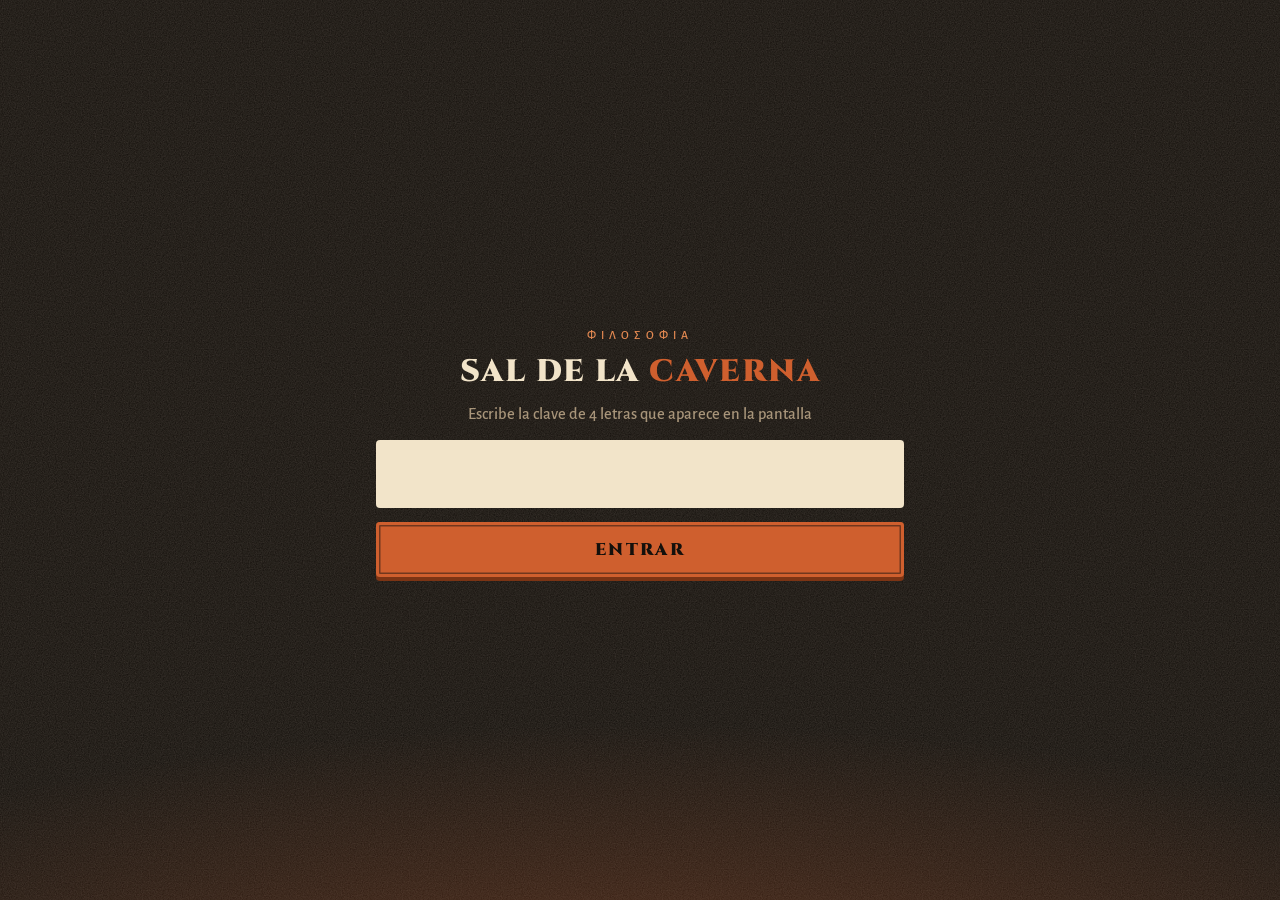
<file: index.html>
<!DOCTYPE html>
<html lang="es">
<head>
<meta charset="utf-8">
<meta name="viewport" content="width=device-width, initial-scale=1, maximum-scale=1, user-scalable=no, viewport-fit=cover">
<meta name="robots" content="noindex">
<meta name="theme-color" content="#14100c">
<title>Sal de la caverna</title>
<link rel="stylesheet" href="css/fonts.css?v=5">
<link rel="stylesheet" href="css/theme.css?v=5">
<style>
html,body{height:100%}
body{background:var(--glaze);color:var(--slip);font-family:var(--f-body);font-weight:500;display:flex;flex-direction:column;min-height:100vh;min-height:100dvh;user-select:none;-webkit-user-select:none;overscroll-behavior:none;
  background-image:radial-gradient(ellipse 110% 45% at 50% 112%,rgba(207,95,46,.3),transparent 70%),var(--grain)}
#hd{display:none;align-items:center;gap:12px;padding:10px 16px;background:var(--glaze2);flex:none}
#hd.on{display:flex}
#hd .coin{font-size:20px}
#hd .w{flex:1;min-width:0}
#hd .n{font-weight:800;font-size:17px;white-space:nowrap;overflow:hidden;text-overflow:ellipsis;line-height:1.15}
#hd .t{font-size:12.500px;color:var(--dim)}
#hd .p{font-family:var(--f-title);font-weight:900;font-size:19px;color:var(--gold);font-variant-numeric:tabular-nums;text-align:right;line-height:1.05}
#hd .p small{display:block;font-family:var(--f-body);font-weight:600;font-size:10.5px;color:var(--dim);letter-spacing:.02em}
.res small .tl{display:block;margin-top:10px;padding-top:8px;border-top:1px solid var(--line);color:var(--gold)}
#gk{display:none;height:12px;background:var(--greca) repeat-x center;background-size:auto 100%;flex:none;opacity:.9}
#hd.on + #gk{display:block}
#tb{height:5px;background:var(--glaze3);flex:none;visibility:hidden}
#tb i{display:block;height:100%;background:linear-gradient(90deg,var(--clay),var(--gold));transform-origin:left;width:100%}
#m{flex:1;display:flex;flex-direction:column;padding:16px;gap:12px;max-width:560px;width:100%;margin:0 auto;min-height:0;overflow-y:auto}
.c{flex:1;display:flex;flex-direction:column;align-items:center;justify-content:center;text-align:center;gap:14px}
h1{font-family:var(--f-title);font-size:31px;font-weight:900;line-height:1.08;letter-spacing:.05em;text-transform:uppercase;color:var(--slip)}
h1 em{font-style:normal;color:var(--clay)}
h2{font-size:23px;line-height:1.2;font-weight:800}
p{color:var(--dim);font-size:16.500px;line-height:1.4}
.kick{font-family:var(--f-title);font-weight:700;font-size:12px;letter-spacing:.42em;text-transform:uppercase;color:var(--clay2);padding-left:.42em}
.gr{font-size:12px}
.seal{font-size:54px;line-height:1;display:flex}
.xl{font-size:64px;line-height:1;color:var(--clay);display:flex}
input{font:inherit;font-size:22px;padding:14px;border-radius:4px;border:0;width:100%;text-align:center;background:var(--slip);color:var(--glaze);font-weight:800;user-select:text;-webkit-user-select:text}
input.code{font-family:var(--f-title);text-transform:uppercase;letter-spacing:.4em;font-weight:900;font-size:30px;padding-left:.4em}
.go{background:var(--clay);color:var(--glaze);font-family:var(--f-title);font-weight:900;font-size:17px;letter-spacing:.14em;text-transform:uppercase;padding:16px;border-radius:4px;width:100%;box-shadow:0 4px 0 #7c3414,inset 0 0 0 3px var(--clay),inset 0 0 0 4.500px rgba(20,16,12,.5)}
.go:active,.o:active,.nm:active{transform:translateY(3px);filter:brightness(1.12)}
.lnk{color:var(--dim);font-size:14px;text-decoration:underline;padding:8px}
.names{display:grid;grid-template-columns:1fr 1fr;gap:8px;width:100%}
.nm{border:1.500px solid var(--line);background:rgba(30,23,17,.8);border-radius:4px;padding:14px 8px;font-size:18px;font-weight:800;color:var(--slip)}
.q{font-size:18.500px;font-weight:800;line-height:1.28;padding:4px 2px 4px 14px;border-left:3px solid var(--clay)}
.q.qt{font-size:21px;font-weight:500}
.q small{display:block;color:var(--dim);font-weight:500;font-family:var(--f-body);font-style:normal;font-size:15px;margin-top:4px}
.os{flex:1;display:grid;gap:10px;grid-template-columns:1fr;align-content:stretch;min-height:0}
.os.two{grid-template-columns:1fr 1fr}
.o{background:var(--slip);color:var(--glaze);border-radius:4px;padding:12px 14px;font-size:17.500px;font-weight:800;line-height:1.18;display:flex;align-items:center;gap:12px;text-align:left;min-height:64px;box-shadow:0 4px 0 #9c8a68,inset 0 0 0 3px var(--slip),inset 0 0 0 4px rgba(20,16,12,.25)}
.o .lt{width:38px;height:38px;border-radius:50%;background:var(--clay);color:var(--slip);display:flex;align-items:center;justify-content:center;font-size:21px;flex:none;box-shadow:inset 0 0 0 2px var(--clay),inset 0 0 0 3px rgba(20,16,12,.55)}
.o.cen{justify-content:center;font-size:22px;text-align:center}
.o.col{background:var(--oc);color:#fff;box-shadow:0 4px 0 rgba(0,0,0,.4)}
.os.two .o{flex-direction:column;justify-content:center;text-align:center;font-family:var(--f-title);font-weight:900;font-size:19px;letter-spacing:.1em}
.os.two .o .ic{font-size:52px}
.os.two .o.fa{background:var(--clay);box-shadow:0 4px 0 #7c3414,inset 0 0 0 4px var(--clay),inset 0 0 0 6px rgba(20,16,12,.6)}
.os.two .o.fb{background:var(--glaze);color:var(--clay2);box-shadow:inset 0 0 0 2px var(--clay),inset 0 0 0 7px var(--glaze),inset 0 0 0 8.500px var(--clay)}
.res{padding:22px 16px;width:100%;font-weight:800;border:1.500px solid var(--line);background:rgba(30,23,17,.85)}
.res.ok{border-color:var(--gold);background:rgba(227,178,74,.14)}
.res.ko{border-color:var(--bad);background:rgba(216,64,44,.14)}
.res .b{font-family:var(--f-title);font-size:36px;line-height:1.1;font-weight:900;display:flex;align-items:center;justify-content:center;gap:10px}
.res.ok .b{color:var(--gold)}.res.ko .b{color:var(--bad)}
.res small{display:block;font-weight:500;color:var(--slip);opacity:.9;font-size:15.500px;margin-top:10px;line-height:1.35}
.res .lbl{font-family:var(--f-title);font-size:11px;letter-spacing:.3em;text-transform:uppercase;color:var(--dim);font-weight:700}
.res .v{font-size:19px;margin-top:6px}
.clue{border-left:3px solid var(--clay);background:rgba(30,23,17,.8);padding:8px 12px;font-family:var(--f-quote);font-style:italic;font-size:16.500px;line-height:1.28;text-align:left;width:100%;display:flex;gap:10px}
.clue b{font-family:var(--f-title);font-style:normal;color:var(--clay2);flex:none;width:22px}
.grid{display:grid;grid-template-columns:1fr 1fr 1fr;gap:7px;width:100%}
.grid .nm{font-size:14.500px;padding:12px 2px}
.nm.sel{background:var(--gold);color:var(--glaze);border-color:var(--gold)}
.sc{width:100%;display:flex;flex-direction:column;gap:6px}
.sc div{display:flex;align-items:center;gap:12px;border:1.500px solid var(--line);background:rgba(30,23,17,.8);padding:9px 14px;font-weight:800;font-size:17px}
.sc div.me{border-color:var(--gold)}
.sc div i{font-family:var(--f-title);font-style:normal;color:var(--dim);width:26px;text-align:left}
.sc div b{font-family:var(--f-title);font-variant-numeric:tabular-nums}
.sc span:not(.coin){flex:1;text-align:left}
.sc .coin{flex:none}
.sc .coin{font-size:14px}
.tb{width:100%;text-align:left;font-size:15.500px;font-weight:800}
.tb span{float:right;font-family:var(--f-title)}
.tb .bg{height:9px;background:var(--glaze3);overflow:hidden;margin-top:5px}
.tb .bg i{display:block;height:100%;background:var(--ok)}
.tb .bg i.mid{background:var(--gold)}.tb .bg i.low{background:var(--bad)}
.tip{border-left:3px solid var(--gold);background:rgba(30,23,17,.8);padding:12px 14px;font-size:15.500px;line-height:1.4;text-align:left;width:100%}
.orc{border:2px solid var(--gold);color:var(--gold);padding:20px;font-size:20px;font-weight:800;width:100%;animation:pu .6s infinite alternate;display:flex;flex-direction:column;align-items:center;gap:10px}
.orc .ic{font-size:44px}
@keyframes pu{to{transform:scale(1.04)}}
#net{position:fixed;left:0;right:0;bottom:0;background:var(--bad);color:#fff;text-align:center;font-size:13px;padding:5px;display:none;font-weight:800}
</style>
</head>
<body>
<div id="hd"><span id="he"></span><div class="w"><div class="n" id="hn"></div><div class="t" id="ht"></div></div><div class="p" id="hp"></div></div>
<div id="gk"></div>
<div id="tb"><i></i></div>
<div id="m"></div>
<div id="net">Reconectando…</div>
<script src="vendor/supabase.js"></script>
<script src="js/art.js?v=5"></script>
<script src="js/net.js?v=5"></script>
<script src="js/play.js?v=9"></script>
</body>
</html>
</file>
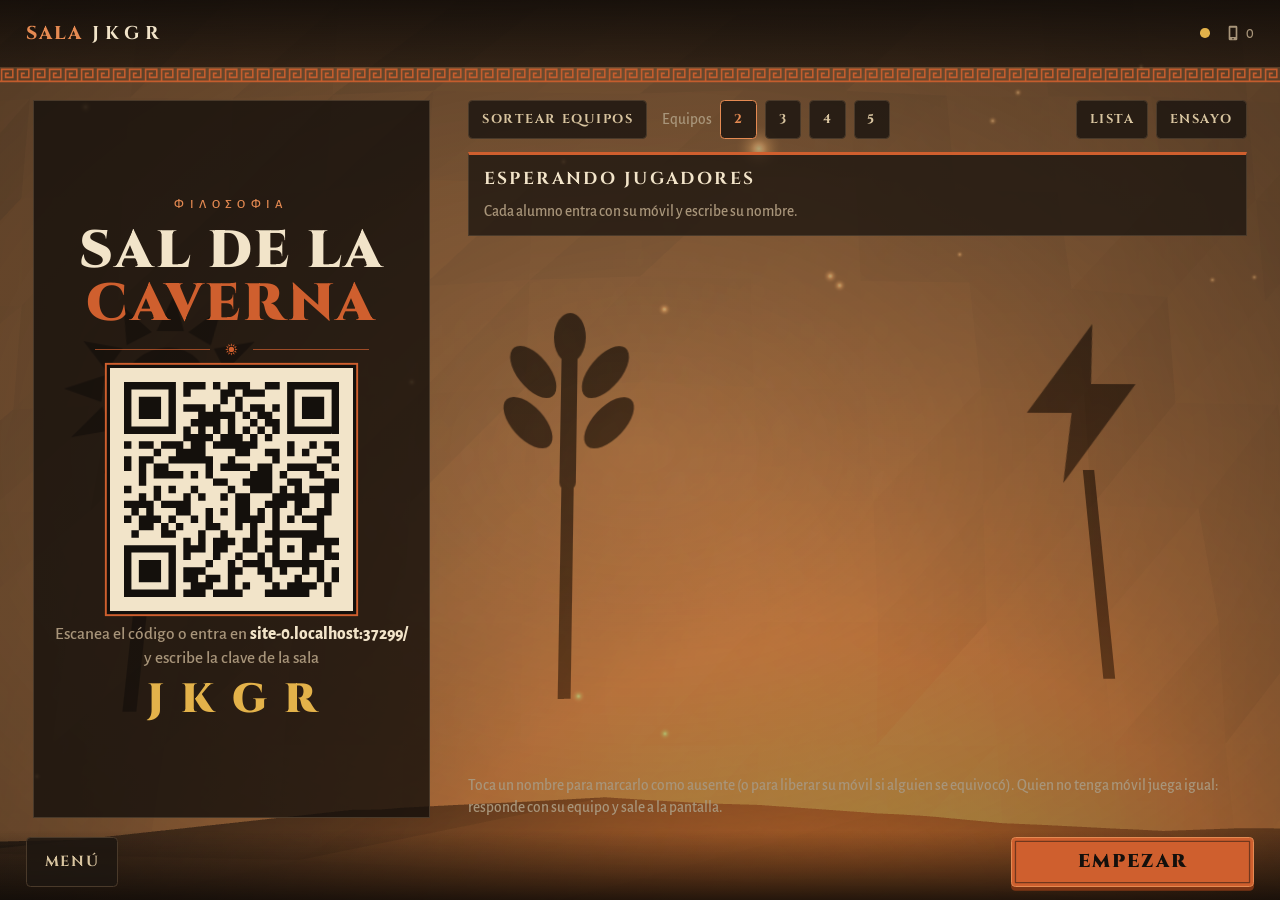
<file: host.html>
<!DOCTYPE html>
<html lang="es">
<head>
<meta charset="utf-8">
<meta name="viewport" content="width=device-width, initial-scale=1, maximum-scale=1, user-scalable=no">
<meta name="robots" content="noindex">
<title>Sal de la caverna · Pantalla</title>
<link rel="stylesheet" href="css/fonts.css?v=5">
<link rel="stylesheet" href="css/theme.css?v=6">
<style>
html{font-size:1.78vh;font-size:min(1vw,1.78vh);height:100%;--lum:0}
body{height:100%;overflow:hidden;background:var(--glaze);color:var(--slip);font-family:var(--f-body);font-weight:500;user-select:none;-webkit-user-select:none}
body::before{content:"";position:fixed;top:0;left:0;right:0;bottom:0;pointer-events:none;
  background:radial-gradient(ellipse 60% 45% at 50% -12%,rgba(227,178,74,calc(.05 + var(--lum)*.3)),transparent 70%),radial-gradient(ellipse 80% 55% at 50% 118%,rgba(207,95,46,.28),transparent 70%),var(--grain)}
#gl{position:fixed;top:0;left:0;width:100%;height:100%;z-index:0;display:block}
#scrim{position:fixed;top:0;left:0;right:0;bottom:0;z-index:0;pointer-events:none;background:radial-gradient(ellipse 90% 85% at 50% 50%,rgba(14,10,7,var(--scrim,0)),rgba(14,10,7,calc(var(--scrim,0)*.6 + .4)));display:none}
body.g3d #scrim{display:block}
body.g3d::before{display:none}
body.g3d #top{background:linear-gradient(180deg,rgba(14,10,7,.88),rgba(14,10,7,.6))}
body.g3d #bar{background:linear-gradient(0deg,rgba(14,10,7,.85),rgba(14,10,7,0))}
body.g3d .lobby .l{background:rgba(20,16,12,.8);border:.1rem solid var(--line);padding:1rem 0}
body.g3d .center{text-shadow:0 .15rem 1.2rem rgba(0,0,0,.9)}
body.g3d .intro li{background:rgba(20,16,12,.7)}
#fx{position:fixed;top:0;left:0;width:100%;height:100%;pointer-events:none;z-index:0}
.board.b3{position:relative}
.board.b3 .bhead{text-shadow:0 .1rem .8rem #000;background:linear-gradient(90deg,rgba(14,10,7,.8),rgba(14,10,7,.35));padding:.3rem 1rem}
#pad3d{flex:1;touch-action:none;cursor:grab;min-height:0}
#bsum{position:absolute;left:0;right:0;bottom:0;text-align:center;pointer-events:none}
#bsum:not(:empty){background:rgba(14,10,7,.86);padding:1.1rem 1rem 1.3rem;border-top:.12rem solid var(--clay);animation:slide .5s}
.orc.o3d{background:radial-gradient(ellipse 70% 70% at 50% 58%,rgba(8,6,4,0) 25%,rgba(8,6,4,.82));justify-content:flex-start;padding-top:8.5rem;gap:.8rem}
.orc.o3d .seal{display:none}
body.orc3 #stage,body.orc3 #scrim,body.orc3 #chips{visibility:hidden}
.orc.o3d .n{text-shadow:0 0 2.5rem #000,0 .2rem .8rem #000;min-height:9rem}
.orc.o3d .kick,.orc.o3d .w,.orc.o3d .gr{text-shadow:0 .1rem .8rem #000,0 0 1.5rem #000}
.orc.o3d .gr{position:absolute;bottom:3rem;left:0;right:0}
.who6.w3{position:relative}
.who6.w3 .clues{margin-left:28rem}
.who6.w3 .av{position:absolute;left:0;bottom:0;width:23rem;justify-content:flex-end;padding-bottom:.5rem;text-shadow:0 .1rem .8rem #000,0 0 1.6rem #000}
.who6.w3:not(.rvl) .clues{padding-bottom:8.5rem}
.who6.w3.rvl .av{bottom:auto;top:0;width:27rem;justify-content:flex-start}
.who6.w3:not(.rvl) .av{left:28rem;right:0;width:auto;flex-direction:row;justify-content:flex-start;align-items:center;gap:3rem;text-align:left;background:rgba(14,10,7,.6);padding:.6rem 1.5rem}
.who6.w3:not(.rvl) .av .pts small{max-width:16rem}
.nm6{font-family:var(--f-title);font-weight:900;font-size:2.8rem;color:var(--gold);line-height:1.05;animation:drop .6s cubic-bezier(.2,1.4,.4,1)}
#flash{position:fixed;top:0;left:0;right:0;bottom:0;background:#fff8e6;z-index:60;pointer-events:none;opacity:0}
#flash.go{animation:flash 2.2s ease-out}
@keyframes flash{0%{opacity:0}18%{opacity:1}45%{opacity:1}100%{opacity:0}}
#stage>*{animation:enter .45s ease-out}
@keyframes enter{from{opacity:0;transform:translateY(1rem)}}
#stage>.lab3d{position:fixed;transform:translate(-50%,0);text-align:center;white-space:nowrap;text-shadow:0 .1rem .6rem #000,0 0 1.4rem #000;pointer-events:none;animation:none}
.lab3d b{display:block;font-family:var(--f-title);font-weight:900;font-size:1.9rem;color:var(--slip);line-height:1.1}
.lab3d u{display:block;text-decoration:none;font-family:var(--f-title);font-weight:800;font-size:1.15rem;letter-spacing:.18em;text-transform:uppercase;color:var(--tc)}
.lab3d small{display:block;font-size:.95rem;color:var(--slip2);opacity:.9;white-space:normal;max-width:11.5rem;margin:0 auto;line-height:1.2}
.lab3d i{font-family:var(--f-title);font-style:normal;font-weight:900;font-size:1.5rem;color:var(--gold);display:block}
.topt{text-align:center;display:flex;flex-direction:column;gap:.6rem;align-items:center;text-shadow:0 .15rem 1.2rem rgba(0,0,0,.85)}
.bye3{border-top:.14rem solid var(--gold);background:rgba(14,10,7,.88);padding:.7rem 3rem .9rem;gap:.25rem;text-align:center}
.bye3 blockquote{font-size:2.5rem;margin:0}
.bye3 .kick{font-size:1rem}
.bye3 .sub{font-size:1.35rem;color:var(--slip2)}
.bye3 .sub b{color:var(--gold)}

.topt.win{align-self:center;background:rgba(14,10,7,.86);border-bottom:.14rem solid var(--gold);padding:.35rem 2.6rem .55rem;gap:0;text-shadow:none;margin-top:-1.4rem}
.topt.win .kick{font-size:.95rem}
.topt.win h1{color:var(--slip);margin:0;font-size:3.3rem}
.fwrow{display:flex;gap:2.2rem;font-family:var(--f-title);font-weight:900;font-size:1.7rem;color:var(--slip);align-items:center}
.fwrow span{display:flex;gap:.5rem;align-items:center}
.bott{margin-top:auto;display:flex;flex-direction:column;gap:.5rem;align-items:center;background:rgba(14,10,7,.78);padding:.8rem 2.4rem;align-self:center}
#app{position:relative;z-index:1;height:100%;display:flex;flex-direction:column}
#top{height:5.2rem;display:flex;align-items:center;gap:1.4rem;padding:0 2rem;flex:none}
#rl{font-family:var(--f-title);font-weight:800;font-size:1.45rem;letter-spacing:.12em;text-transform:uppercase;color:var(--clay2);white-space:nowrap;display:flex;align-items:center;gap:.7rem}
#rl small{color:var(--dim);font-family:var(--f-body);font-weight:500;font-size:1.3rem;letter-spacing:.02em;text-transform:none}
#rl b{color:var(--slip);letter-spacing:.3em}
#chips{display:flex;gap:1.6rem;flex:1;justify-content:center}
.chip{display:flex;align-items:center;gap:.7rem;font-family:var(--f-title);font-weight:800;font-size:1.7rem;font-variant-numeric:tabular-nums;transition:transform .35s;color:var(--slip)}
.chip .coin{font-size:1.5rem}
.chip.bump{transform:translateY(-.25rem) scale(1.1);color:var(--gold)}
#meta{font-size:1.25rem;color:var(--dim);display:flex;gap:1.2rem;align-items:center;white-space:nowrap;font-variant-numeric:tabular-nums}
#meta span{display:inline-flex;align-items:center;gap:.4rem}
.dot{width:.75rem;height:.75rem;border-radius:50%;background:var(--bad);display:inline-block}
.dot.on{background:var(--ok)}.dot.wait{background:var(--gold)}
#stage{flex:1;position:relative;padding:1.4rem 2.6rem 1rem;display:flex;flex-direction:column;min-height:0}
#bar{height:5.4rem;flex:none;display:flex;align-items:center;gap:.9rem;padding:0 2rem .6rem}
.b{border:.12rem solid var(--line);background:rgba(30,23,17,.85);border-radius:.35rem;padding:0 1.4rem;height:3.9rem;font-family:var(--f-title);font-weight:700;font-size:1.15rem;letter-spacing:.12em;text-transform:uppercase;display:inline-flex;align-items:center;gap:.6rem;justify-content:center;color:var(--slip2)}
.b:active{transform:translateY(.12rem);filter:brightness(1.25)}
.b.go{background:var(--clay);border-color:var(--clay2);color:var(--glaze);font-weight:900;font-size:1.45rem;padding:0 2.4rem;min-width:19rem;box-shadow:0 .3rem 0 #7c3414,inset 0 0 0 .22rem var(--clay),inset 0 0 0 .32rem rgba(20,16,12,.5)}
.b.sm{height:3rem;font-size:1rem;padding:0 1rem}
.b.sel{border-color:var(--clay2);color:var(--clay2)}
.sp{flex:1}
h1{font-family:var(--f-title);font-weight:900;font-size:5.6rem;line-height:1.02;letter-spacing:.05em;text-transform:uppercase;color:var(--slip)}
h1 em{font-style:normal;color:var(--clay)}
.center{flex:1;display:flex;flex-direction:column;align-items:center;justify-content:center;text-align:center;gap:1.4rem;min-height:0}
.rule{display:flex;align-items:center;gap:1.2rem;color:var(--clay);width:100%;justify-content:center}
.rule::before,.rule::after{content:"";height:.1rem;background:var(--clay);width:9rem;opacity:.7}
.kick{font-family:var(--f-title);font-weight:700;font-size:1.5rem;letter-spacing:.5em;text-transform:uppercase;color:var(--clay2);padding-left:.5em}
.sub{font-size:2rem;color:var(--dim)}

/* temporizador */
#tbar{position:absolute;left:2.6rem;right:2.6rem;top:.2rem;height:.45rem;background:var(--glaze3);overflow:hidden}
#tbar i{display:block;height:100%;width:100%;background:linear-gradient(90deg,var(--clay),var(--gold));transform-origin:left}
#tbar.hot i{background:var(--bad)}
.tnum{font-family:var(--f-title);font-weight:900;font-size:5.2rem;font-variant-numeric:tabular-nums;line-height:1;color:var(--slip)}
.tnum.hot{color:var(--bad);animation:pulse .5s infinite alternate}
@keyframes pulse{to{transform:scale(1.12)}}
.count{font-size:1.45rem;color:var(--dim);line-height:1.3}.count b{color:var(--slip);font-family:var(--f-title);font-size:2.2rem}

/* lobby */
.lobby{flex:1;display:flex;gap:3rem;min-height:0}
.lobby .l{width:31rem;display:flex;flex-direction:column;align-items:center;justify-content:center;gap:.9rem;text-align:center;flex:none}
.lobby h1{font-size:4.1rem}
.qr{background:var(--slip);padding:1.1rem;width:19rem;height:19rem;box-shadow:0 0 0 .25rem var(--glaze),0 0 0 .4rem var(--clay)}
.qr svg{width:100%;height:100%;display:block}
.url{font-size:1.35rem;color:var(--dim);line-height:1.35}.url b{color:var(--slip)}
.code{font-family:var(--f-title);font-size:3.2rem;font-weight:900;letter-spacing:.45em;color:var(--gold);padding-left:.45em;line-height:1}
.lobby .r{flex:1;display:flex;flex-direction:column;gap:1rem;min-width:0}
.tools{display:flex;gap:.6rem;align-items:center;flex-wrap:wrap}
.tools span{color:var(--dim);font-size:1.2rem;margin-left:.6rem}
.groups{flex:1;display:grid;gap:1rem;min-height:0;grid-template-columns:repeat(var(--cols,2),1fr);align-content:start}
.grp{background:rgba(30,23,17,.8);border:.1rem solid var(--line);border-top:.3rem solid var(--tc,var(--line));padding:1rem 1.1rem}
.grp h3{font-family:var(--f-title);font-size:1.35rem;letter-spacing:.14em;text-transform:uppercase;margin-bottom:.8rem;display:flex;align-items:center;gap:.7rem;color:var(--slip)}
.grp h3 small{color:var(--dim);margin-left:auto;font-family:var(--f-body)}
.names{display:flex;flex-wrap:wrap;gap:.45rem}
.nm{border:.1rem solid var(--line);border-radius:.25rem;padding:.4rem .85rem;font-size:1.4rem;font-weight:500;color:var(--slip2);display:inline-flex;align-items:center;gap:.4rem}
.nm.in{border-color:var(--ok);color:var(--slip);background:rgba(143,174,78,.16)}
.nm.in .ic{color:var(--ok)}
.nm.out{opacity:.3;text-decoration:line-through}
.nm.bot{border-style:dashed}
.hint{color:var(--dim);font-size:1.2rem;line-height:1.4}

/* intro de ronda */
.intro .seal{font-size:6.2rem;animation:drop .7s cubic-bezier(.2,1.5,.4,1)}
@keyframes drop{from{transform:scale(0) rotate(-40deg)}}
.intro ul{list-style:none;font-size:1.9rem;display:flex;flex-direction:column;gap:.5rem;margin-top:.6rem;text-align:left}
.intro li{padding:.55rem 1.4rem;border-left:.2rem solid var(--clay);animation:slide .5s backwards;color:var(--slip)}
.intro li:nth-child(2){animation-delay:.25s}.intro li:nth-child(3){animation-delay:.5s}
@keyframes slide{from{opacity:0;transform:translateX(-3rem)}}

/* test */
.q{display:flex;gap:2rem;align-items:center;min-height:13rem}
.q .tx{flex:1;font-size:3rem;font-weight:800;line-height:1.18}
.q .side{width:13rem;text-align:center;flex:none}
.tag{display:block;font-family:var(--f-title);font-size:1.05rem;font-weight:700;color:var(--clay2);letter-spacing:.3em;text-transform:uppercase;margin-bottom:.7rem}
.opts{display:grid;grid-template-columns:1fr 1fr;gap:1rem;margin-top:1rem}
.opt{background:var(--slip);color:var(--glaze);border-radius:.35rem;padding:1rem 1.4rem;font-size:1.95rem;font-weight:800;display:flex;align-items:center;gap:1.1rem;min-height:7rem;line-height:1.18;position:relative;transition:opacity .4s,transform .4s;text-align:left;box-shadow:inset 0 0 0 .25rem var(--slip),inset 0 0 0 .34rem rgba(20,16,12,.28)}
.opt .lt{width:3.4rem;height:3.4rem;border-radius:50%;background:var(--clay);color:var(--slip);display:flex;align-items:center;justify-content:center;font-size:2rem;font-weight:800;flex:none;box-shadow:inset 0 0 0 .14rem var(--clay),inset 0 0 0 .22rem rgba(20,16,12,.55)}
.opt.no{opacity:.22;transform:scale(.975)}
.opt.yes{background:var(--gold);box-shadow:0 0 0 .3rem var(--glaze),0 0 0 .5rem var(--gold);animation:yes .5s}
.opt.yes .lt{background:var(--glaze);color:var(--gold);box-shadow:none}
@keyframes yes{50%{transform:scale(1.035)}}
.opt .n{position:absolute;right:1rem;top:-.95rem;background:var(--glaze);color:var(--slip);border:.12rem solid var(--slip2);font-family:var(--f-title);font-size:1.25rem;padding:0 .8rem;font-weight:800}
.expl{margin-top:1rem;border-left:.3rem solid var(--gold);padding:.7rem 1.5rem;font-size:1.85rem;line-height:1.3;animation:slide .4s;background:rgba(30,23,17,.75)}
.expl small{display:block;color:var(--gold);font-size:1.35rem;margin-top:.35rem;font-weight:500}
.gains{display:flex;gap:1.6rem;justify-content:center;margin-top:1rem;flex-wrap:wrap}
.gain{display:flex;align-items:center;gap:.5rem;font-family:var(--f-title);font-size:1.5rem;font-weight:800;animation:drop .5s backwards;color:var(--slip)}
.gain .coin{font-size:1.25rem}

/* duelo: figuras negras contra figuras rojas */
.duel{flex:1;display:flex;flex-direction:column;justify-content:center;gap:1.5rem}
.duel .st{font-family:var(--f-quote);font-style:italic;font-size:3.7rem;font-weight:500;text-align:center;line-height:1.18;min-height:9rem;display:flex;align-items:center;justify-content:center}
.vs{display:flex;gap:1.5rem;align-items:stretch}
.vs .sd{flex:1;padding:1.6rem 1.5rem 1.4rem;text-align:center;font-family:var(--f-title);font-size:2.9rem;font-weight:900;letter-spacing:.14em;transition:all .4s;position:relative;display:flex;flex-direction:column;align-items:center;gap:.6rem}
.vs .sd .ic{font-size:4.4rem}
.vs .sd.fa{background:var(--clay);color:var(--glaze);box-shadow:inset 0 0 0 .3rem var(--clay),inset 0 0 0 .42rem rgba(20,16,12,.6)}
.vs .sd.fb{background:var(--glaze);color:var(--clay2);box-shadow:inset 0 0 0 .14rem var(--clay),inset 0 0 0 .44rem var(--glaze),inset 0 0 0 .54rem var(--clay)}
.vs .mid{align-self:center;text-align:center;width:11rem}
.vs .sd.no{opacity:.18;transform:scale(.94)}
.vs .sd.yes{transform:scale(1.03);outline:.3rem solid var(--gold);outline-offset:.3rem}
.vs .sd .n{position:absolute;right:1rem;top:-1rem;background:var(--glaze);color:var(--slip);border:.12rem solid var(--slip2);font-size:1.3rem;padding:0 .9rem;letter-spacing:0}

/* bulo: un óstracon (trozo de cerámica escrito) */
.post{background:var(--slip);color:var(--glaze);padding:1.5rem 2.6rem 1.7rem;margin:0 auto;max-width:76rem;width:100%;position:relative;
  clip-path:polygon(0 6%,3% 0,38% 2%,61% 0,97% 3%,100% 14%,99% 58%,100% 92%,95% 100%,58% 98%,30% 100%,4% 97%,0 84%,1.200% 40%);background-image:var(--grain)}
.post .fw{font-family:var(--f-title);font-size:1.05rem;letter-spacing:.28em;text-transform:uppercase;color:#8a5a36;margin-bottom:.5rem;font-weight:700}
.post.rv{padding-bottom:5.6rem}
.post .tx{font-family:var(--f-quote);font-style:italic;font-size:2.9rem;font-weight:500;line-height:1.2}
.stampw{position:relative;max-width:76rem;width:100%;margin:0 auto;height:0}
.stamp{position:absolute;right:3.2rem;bottom:1.1rem;border:.35rem double;padding:.1rem 1.3rem;font-family:var(--f-title);font-size:2.3rem;font-weight:900;letter-spacing:.14em;transform:rotate(-8deg);animation:stamp .4s cubic-bezier(.2,1.8,.4,1);background:rgba(242,228,201,.92)}
@keyframes stamp{from{transform:rotate(-8deg) scale(3);opacity:0}}
.opts.three{grid-template-columns:1fr 1fr 1fr;margin-top:1.3rem}
.opts.three .opt{font-size:1.75rem;min-height:6rem}
.opts.three .lt .ic{font-size:1.9rem}
.row{display:flex;gap:2.4rem;align-items:center;justify-content:center;margin-top:1.1rem}

/* tablero */
.board{flex:1;display:flex;flex-direction:column;gap:.9rem;min-height:0}
.bhead{display:flex;align-items:center;gap:1.5rem}
.bhead h2{font-family:var(--f-title);font-size:2.1rem;letter-spacing:.1em;text-transform:uppercase;flex:1;display:flex;align-items:center;gap:1rem}
.bhead .er{font-family:var(--f-title);font-size:1.7rem;font-weight:800;color:var(--bad);letter-spacing:.1em;text-transform:uppercase}
.bins{flex:1;display:grid;gap:.9rem;min-height:0}
.bin{background:rgba(30,23,17,.7);border:.12rem solid var(--line);padding:.6rem;display:flex;flex-wrap:wrap;gap:.45rem;align-content:flex-start;justify-content:center;overflow:hidden;transition:background .2s,border-color .2s}
.bin h4{font-family:var(--f-title);font-size:1.5rem;letter-spacing:.14em;text-transform:uppercase;text-align:center;color:var(--clay2);padding:.2rem 0 .5rem;width:100%;border-bottom:.1rem solid var(--line);margin-bottom:.3rem}
.bin.shake{animation:shake .35s;border-color:var(--bad);background:rgba(216,64,44,.22)}
@keyframes shake{25%{transform:translateX(-.6rem)}75%{transform:translateX(.6rem)}}
.bin.tgt{border-color:var(--gold);background:var(--glaze3)}
.tray{display:flex;flex-wrap:wrap;gap:.8rem;justify-content:center;align-content:center;min-height:13rem;padding:.4rem}
.card{background:var(--slip);color:var(--glaze);border-radius:.3rem;padding:.75rem 1.2rem;font-size:1.55rem;font-weight:800;max-width:24rem;line-height:1.18;touch-action:none;cursor:grab;box-shadow:0 .32rem 0 #9c8a68,inset 0 0 0 .18rem var(--slip),inset 0 0 0 .25rem rgba(20,16,12,.22);text-align:center;display:flex;align-items:center;justify-content:center;min-height:4.6rem}
.card.drag{z-index:50;position:relative;box-shadow:0 1.2rem 2rem rgba(0,0,0,.6);cursor:grabbing}
.card.pick{background:var(--gold)}
.bin .card{font-size:1.25rem;padding:.35rem .8rem;max-width:100%;min-height:0;box-shadow:none;cursor:default;background:transparent;color:var(--slip);border:.1rem solid var(--ok);font-weight:500}
.bin .card.late{border-color:var(--clay);color:var(--clay2)}
.ready .seal{font-size:6.5rem}
.ready h2{font-family:var(--f-title);font-size:4rem;font-weight:900;letter-spacing:.06em;text-transform:uppercase}
.ready .who{font-size:2.3rem}
.ready p{font-size:1.75rem;color:var(--dim)}
.ready p b{color:var(--slip)}
.big{font-family:var(--f-title);font-size:5rem;font-weight:900;line-height:1;display:flex;align-items:center;gap:1.2rem;justify-content:center}
.big .coin{font-size:3rem}

/* ágora */
.poll{flex:1;display:flex;gap:2.4rem;min-height:0}
.poll .m{flex:1.5;display:flex;flex-direction:column;gap:.9rem;justify-content:center}
.poll .pq{font-size:2.7rem;font-weight:800;line-height:1.2;margin-bottom:.4rem}
.pbar{background:rgba(30,23,17,.8);border:.1rem solid var(--line);overflow:hidden;position:relative;min-height:5.6rem;display:flex;align-items:center}
.pbar i{position:absolute;left:0;top:0;bottom:0;background:var(--oc);opacity:.9;width:0;transition:width 1.2s cubic-bezier(.2,.8,.2,1)}
.pbar span{position:relative;padding:.7rem 1.4rem;font-size:1.8rem;font-weight:800;flex:1;line-height:1.2;text-shadow:0 .1rem .3rem rgba(0,0,0,.7)}
.pbar b{position:relative;padding-right:1.4rem;font-family:var(--f-title);font-size:2.3rem;font-weight:900}
.pbar em{position:relative;font-style:normal;font-size:1.35rem;background:var(--slip);color:var(--glaze);padding:.15rem .9rem;margin-right:1rem;font-weight:800;white-space:nowrap;display:inline-flex;gap:.4rem;align-items:center}
.poll .s{flex:1;border-left:.1rem solid var(--line);padding:.4rem 0 .4rem 2rem;display:flex;flex-direction:column;gap:.9rem;justify-content:center}
.poll .s h3{font-family:var(--f-title);font-size:1.15rem;color:var(--clay2);text-transform:uppercase;letter-spacing:.26em}
.poll .s ul{list-style:none}
.poll .s li{font-family:var(--f-quote);font-style:italic;font-size:1.75rem;line-height:1.25;margin-bottom:.7rem;padding-left:1.2rem;border-left:.15rem solid var(--clay)}
.poll .s p{font-size:1.6rem;line-height:1.4;color:var(--dim)}
.poll .s p b{color:var(--slip)}
.stars{display:flex;flex-wrap:wrap;gap:.5rem}
.stars .b{gap:.5rem}
.orc{position:fixed;top:0;left:0;right:0;bottom:0;background:rgba(14,10,7,.95);z-index:80;display:flex;flex-direction:column;align-items:center;justify-content:center;gap:1.3rem;text-align:center}
.orc .seal{font-size:4.5rem}
.orc .n{font-family:var(--f-title);font-size:8rem;font-weight:900;min-height:10rem;letter-spacing:.04em;color:var(--slip)}
.orc .n.done{animation:yes .6s;color:var(--gold)}
.orc .w{font-size:2.1rem;color:var(--slip2);max-width:62rem}
.orc .gr{font-size:1.3rem}

/* quién soy */
.who6{flex:1;display:flex;gap:2.5rem;min-height:0}
.who6 .av{width:23rem;display:flex;flex-direction:column;align-items:center;justify-content:center;gap:.9rem;text-align:center;flex:none}
.who6 .urn{font-size:11rem;color:var(--clay);line-height:1;position:relative;display:flex}
.who6 .urn b{position:absolute;left:0;right:0;top:36%;font-family:var(--f-title);font-size:4rem;color:var(--glaze)}
.wreath{position:relative;width:21rem;height:21rem;color:var(--gold);display:flex;align-items:center;justify-content:center;animation:drop .7s cubic-bezier(.2,1.4,.4,1)}
.wreath .laurel{position:absolute;top:0;left:0;width:100%;height:100%}
.wreath span{font-family:var(--f-title);font-weight:900;font-size:1.55rem;letter-spacing:.04em;color:var(--slip);position:relative;max-width:13rem;line-height:1.1}
.who6 .pts{font-family:var(--f-title);font-size:2.8rem;font-weight:900;color:var(--gold);line-height:1}
.who6 .pts small{display:block;font-family:var(--f-body);font-size:1.15rem;color:var(--dim);font-weight:500;margin-top:.3rem}
.clues{flex:1;display:flex;flex-direction:column;gap:.8rem;justify-content:center}
.clue{border-left:.25rem solid var(--clay);padding:.8rem 1.5rem;font-family:var(--f-quote);font-style:italic;font-size:2.15rem;line-height:1.22;animation:slide .5s;display:flex;gap:1.1rem;background:rgba(30,23,17,.75)}
.clue b{font-family:var(--f-title);font-style:normal;color:var(--clay2);flex:none;width:2.6rem}
.clue.wait{opacity:.3;border-left-color:var(--line);font-family:var(--f-body);font-style:normal;font-size:1.6rem}

/* escalada */
.climb{flex:1;display:flex;flex-direction:column;min-height:0}
.climb .sunb{text-align:center;font-family:var(--f-title);font-size:1.4rem;font-weight:800;color:var(--glaze);background:var(--gold);padding:.45rem;letter-spacing:.5em;display:flex;align-items:center;justify-content:center;gap:1rem;box-shadow:0 0 5rem rgba(227,178,74,.55)}
.cols{flex:1;display:flex;gap:1rem;min-height:0;background:linear-gradient(180deg,rgba(227,178,74,.3),rgba(207,95,46,.1) 30%,rgba(8,6,4,.85));padding:0 1rem;border:.1rem solid var(--line);border-top:0}
.col{flex:1;display:flex;flex-direction:column;min-width:0}
.track{flex:1;position:relative;border-left:.1rem dashed rgba(242,228,201,.16);margin-left:50%}
.climber{position:absolute;left:0;bottom:0;transform:translate(-50%,0);transition:bottom 2.2s cubic-bezier(.3,1.25,.5,1);text-align:center;line-height:1;white-space:nowrap;display:flex;flex-direction:column;align-items:center;gap:.5rem;padding-bottom:.4rem}
.climber .coin{font-size:3rem}
.climber b{font-family:var(--f-title);font-size:1.7rem;color:var(--slip);font-weight:900}
.col .tn{text-align:center;font-family:var(--f-title);font-size:1.4rem;font-weight:800;letter-spacing:.16em;text-transform:uppercase;padding:.5rem 0 .1rem;color:var(--tc);border-top:.1rem solid var(--line)}
.col .tm{text-align:center;font-size:1.05rem;color:var(--dim);padding-bottom:.5rem;line-height:1.3;min-height:2.8rem}
.cavef{font-family:var(--f-title);font-size:.95rem;letter-spacing:.5em;color:var(--dim);text-align:center;padding-top:.4rem;text-transform:uppercase}

/* podio e informe */
.pod{display:flex;align-items:flex-end;gap:.6rem;justify-content:center;height:20rem}
.pod .pl{width:15rem;background:var(--slip);color:var(--glaze);text-align:center;padding:.6rem .4rem;animation:rise 1s backwards cubic-bezier(.2,1.2,.4,1);display:flex;flex-direction:column;align-items:center;gap:.3rem;position:relative;background-image:var(--grain);box-shadow:inset 0 .5rem 0 var(--slip2)}
.pod .pl .coin{font-size:2.6rem;margin-top:-2.6rem}
.pod .pl u{text-decoration:none;font-family:var(--f-title);font-weight:900;font-size:1.5rem;letter-spacing:.12em;text-transform:uppercase;margin-top:.4rem}
.pod .pl small{font-family:var(--f-title);font-size:1.5rem;font-weight:700}
.pod .pl i{font-family:var(--f-title);font-style:normal;font-weight:900;font-size:2.2rem;opacity:.28;margin-top:auto;line-height:1}
@keyframes rise{from{height:0;opacity:0}}
.mvp{display:flex;gap:2.2rem;justify-content:center;flex-wrap:wrap}
.mvp div{font-size:1.6rem;font-weight:800;display:flex;gap:.6rem;align-items:baseline}
.mvp i{font-family:var(--f-title);font-style:normal;color:var(--gold)}
.rep{flex:1;display:flex;gap:2.4rem;min-height:0}
.rep .bx{flex:1;border:.1rem solid var(--line);background:rgba(30,23,17,.75);padding:1.5rem;display:flex;flex-direction:column;gap:1rem}
.rep h3{font-family:var(--f-title);font-size:1.3rem;color:var(--clay2);letter-spacing:.2em;text-transform:uppercase}
.tb{font-size:1.5rem}.tb b{float:right;font-family:var(--f-title)}
.tb .bg{height:1rem;background:var(--glaze3);overflow:hidden;margin-top:.35rem}
.tb .bg i{display:block;height:100%;background:var(--ok)}
.tb .bg i.mid{background:var(--gold)}.tb .bg i.low{background:var(--bad)}
.fail{font-size:1.4rem;line-height:1.3;border-left:.2rem solid var(--clay);padding-left:.9rem}
.fail b{color:var(--gold)}
blockquote{font-family:var(--f-quote);font-style:italic;font-size:4rem;font-weight:500;line-height:1.2;max-width:70rem;color:var(--slip)}

/* menú */
#menu{position:fixed;left:2rem;bottom:6.2rem;width:38rem;background:var(--glaze2);border:.12rem solid var(--clay);padding:1.2rem;z-index:90;display:none;flex-direction:column;gap:.7rem;box-shadow:0 1rem 4rem #000}
#menu.on{display:flex}
#menu h4{font-family:var(--f-title);font-size:1rem;color:var(--clay2);text-transform:uppercase;letter-spacing:.24em;margin-top:.4rem}
#menu .g{display:flex;gap:.5rem;flex-wrap:wrap}
#menu .tr{display:flex;align-items:center;gap:.5rem;font-size:1.4rem;font-weight:800}
#menu .tr span{flex:1;display:flex;align-items:center;gap:.6rem}
#menu .tr .coin{font-size:1.1rem}
.modal{position:fixed;top:0;left:0;right:0;bottom:0;background:rgba(14,10,7,.92);z-index:95;display:flex;align-items:center;justify-content:center}
.modal .in{background:var(--glaze2);border:.12rem solid var(--clay);padding:2rem;width:46rem;display:flex;flex-direction:column;gap:1rem;font-size:1.5rem}
.modal textarea{width:100%;height:24rem;background:var(--slip);color:var(--glaze);border:0;padding:1rem;font:inherit;font-size:1.4rem;user-select:text;-webkit-user-select:text}
</style>
</head>
<body>
<canvas id="gl"></canvas>
<div id="scrim"></div>
<canvas id="fx"></canvas>
<div id="flash"></div>
<div id="app">
  <div id="top"><div id="rl"></div><div id="chips"></div><div id="meta"></div></div>
  <div class="greca"></div>
  <div id="stage"></div>
  <div id="bar"></div>
</div>
<div id="menu"></div>
<div id="ov"></div>
<script src="vendor/supabase.js"></script>
<script src="vendor/qrcode.js"></script>
<script src="vendor/three.min.js"></script>
<script src="js/art.js?v=6"></script>
<script src="js/content.js?v=6"></script>
<script src="js/net.js?v=6"></script>
<script src="js/audio.js?v=8"></script>
<script src="js/scene.js?v=11"></script>
<script src="js/host.js?v=11"></script>
</body>
</html>
</file>
<file: css/fonts.css>
@font-face {
  font-family: 'Alegreya';
  font-style: italic;
  font-weight: 500;
  font-display: swap;
  src: url(../fonts/Alegreya-italic-500-latin.woff2) format('woff2');
  unicode-range: U+0000-00FF, U+0131, U+0152-0153, U+02BB-02BC, U+02C6, U+02DA, U+02DC, U+0304, U+0308, U+0329, U+2000-206F, U+20AC, U+2122, U+2191, U+2193, U+2212, U+2215, U+FEFF, U+FFFD;
}
@font-face {
  font-family: 'Alegreya Sans';
  font-style: normal;
  font-weight: 500;
  font-display: swap;
  src: url(../fonts/AlegreyaSans-normal-500-greek.woff2) format('woff2');
  unicode-range: U+0370-0377, U+037A-037F, U+0384-038A, U+038C, U+038E-03A1, U+03A3-03FF;
}
@font-face {
  font-family: 'Alegreya Sans';
  font-style: normal;
  font-weight: 500;
  font-display: swap;
  src: url(../fonts/AlegreyaSans-normal-500-latin.woff2) format('woff2');
  unicode-range: U+0000-00FF, U+0131, U+0152-0153, U+02BB-02BC, U+02C6, U+02DA, U+02DC, U+0304, U+0308, U+0329, U+2000-206F, U+20AC, U+2122, U+2191, U+2193, U+2212, U+2215, U+FEFF, U+FFFD;
}
@font-face {
  font-family: 'Alegreya Sans';
  font-style: normal;
  font-weight: 800;
  font-display: swap;
  src: url(../fonts/AlegreyaSans-normal-800-greek.woff2) format('woff2');
  unicode-range: U+0370-0377, U+037A-037F, U+0384-038A, U+038C, U+038E-03A1, U+03A3-03FF;
}
@font-face {
  font-family: 'Alegreya Sans';
  font-style: normal;
  font-weight: 800;
  font-display: swap;
  src: url(../fonts/AlegreyaSans-normal-800-latin.woff2) format('woff2');
  unicode-range: U+0000-00FF, U+0131, U+0152-0153, U+02BB-02BC, U+02C6, U+02DA, U+02DC, U+0304, U+0308, U+0329, U+2000-206F, U+20AC, U+2122, U+2191, U+2193, U+2212, U+2215, U+FEFF, U+FFFD;
}
@font-face {
  font-family: 'Cinzel';
  font-style: normal;
  font-weight: 500 900;
  font-display: swap;
  src: url(../fonts/Cinzel-normal-500_900-latin.woff2) format('woff2');
  unicode-range: U+0000-00FF, U+0131, U+0152-0153, U+02BB-02BC, U+02C6, U+02DA, U+02DC, U+0304, U+0308, U+0329, U+2000-206F, U+20AC, U+2122, U+2191, U+2193, U+2212, U+2215, U+FEFF, U+FFFD;
}
</file>
<file: css/theme.css>
/* Ambientación: cerámica griega (barniz negro, terracota y engobe crema). Compartido por la pantalla y el móvil. */
:root{
  --glaze:#14100c;--glaze2:#1e1711;--glaze3:#2c2219;--line:#4a3a2a;
  --clay:#cf5f2e;--clay2:#e58a52;--slip:#f2e4c9;--slip2:#d9c5a0;--dim:#a8957a;
  --gold:#e3b24a;--ok:#8fae4e;--bad:#d8402c;--sea:#3f8fb5;--tc:#cf5f2e;
  --grain:url("data:image/svg+xml,%3Csvg xmlns='http://www.w3.org/2000/svg' width='260' height='260'%3E%3Cfilter id='n'%3E%3CfeTurbulence type='fractalNoise' baseFrequency='.85' numOctaves='2' stitchTiles='stitch'/%3E%3CfeColorMatrix values='0 0 0 0 1 0 0 0 0 .86 0 0 0 0 .7 0 0 0 .55 0'/%3E%3C/filter%3E%3Crect width='260' height='260' filter='url(%23n)' opacity='.28'/%3E%3C/svg%3E");
  --greca:url("data:image/svg+xml,%3Csvg xmlns='http://www.w3.org/2000/svg' width='20' height='20' viewBox='0 0 20 20'%3E%3Cpath d='M0 18H20M2 18V3H16V13H7V8H11' fill='none' stroke='%23cf5f2e' stroke-width='2'/%3E%3C/svg%3E");
  --greca-dark:url("data:image/svg+xml,%3Csvg xmlns='http://www.w3.org/2000/svg' width='20' height='20' viewBox='0 0 20 20'%3E%3Cpath d='M0 18H20M2 18V3H16V13H7V8H11' fill='none' stroke='%2314100c' stroke-width='2'/%3E%3C/svg%3E");
  --f-title:"Cinzel","Trajan Pro",Georgia,serif;--f-body:"Alegreya Sans","Segoe UI",system-ui,sans-serif;--f-quote:"Alegreya",Georgia,serif;
}
*{box-sizing:border-box;margin:0;padding:0;-webkit-tap-highlight-color:transparent}
button{font:inherit;color:inherit;border:0;cursor:pointer;background:none}
.ic{width:1em;height:1em;fill:currentColor;display:inline-block;vertical-align:-.14em;flex:none}
.ic .s{fill:none;stroke:currentColor;stroke-width:4;stroke-linecap:round;stroke-linejoin:round}
.ic .s3{fill:none;stroke:currentColor;stroke-width:2.6}
.coin{display:inline-flex;align-items:center;justify-content:center;width:1.7em;height:1.7em;border-radius:50%;background:var(--tc);color:var(--glaze);flex:none;
  box-shadow:inset 0 0 0 .09em var(--tc),inset 0 0 0 .15em rgba(20,16,12,.7),0 0 0 .07em var(--glaze),0 0 0 .14em var(--tc)}
.coin .ic{width:1em;height:1em;vertical-align:0}
.greca{height:1.25rem;background:var(--greca) repeat-x left center;background-size:auto 100%;opacity:.9;flex:none}
.cz{font-family:var(--f-title);font-weight:800;letter-spacing:.06em;text-transform:uppercase}
.qt{font-family:var(--f-quote);font-style:italic;font-weight:500}
.gr{font-family:var(--f-body);font-weight:500;letter-spacing:.42em;color:var(--clay2)}
</file>
